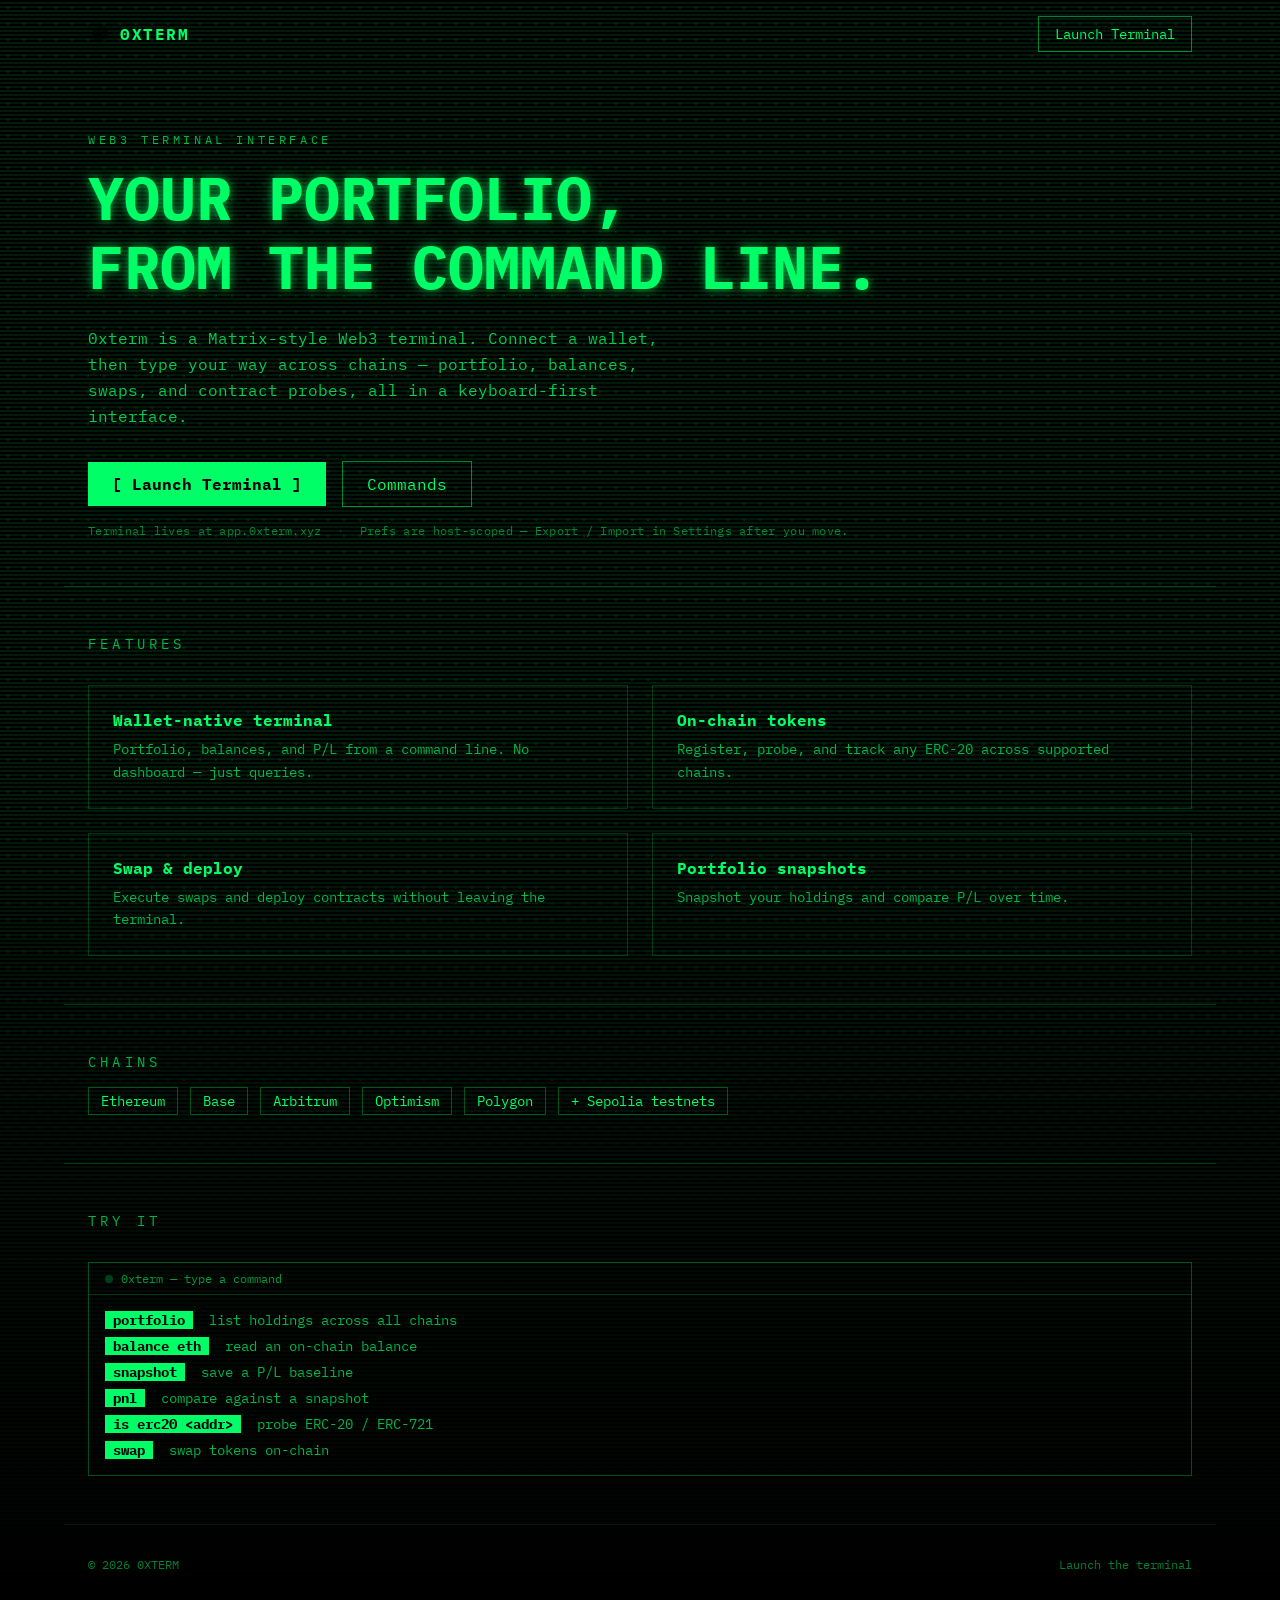
<file: index.html>
<!DOCTYPE html>
<html lang="en">
  <head>
    <meta charset="utf-8" />
    <meta
      name="viewport"
      content="width=device-width, initial-scale=1, viewport-fit=cover"
    />
    <title>0xterm</title>
    <meta
      name="description"
      content="Matrix-style Web3 Terminal Interface"
    />
    <link rel="icon" href="/logo.svg" type="image/svg+xml" />
    <link rel="preconnect" href="https://fonts.googleapis.com" />
    <link rel="preconnect" href="https://fonts.gstatic.com" crossorigin />
    <link
      href="https://fonts.googleapis.com/css2?family=IBM+Plex+Mono:wght@400;500;700&display=swap"
      rel="stylesheet"
    />
    <link rel="stylesheet" href="/styles.css" />
  </head>
  <body>
    <div class="page" style="--phosphor: #00ff66">
      <div class="phosphor-grid" aria-hidden="true"></div>
      <div class="crt-scanlines" aria-hidden="true"></div>
      <div class="fade-bottom" aria-hidden="true"></div>

      <div class="content">
        <header class="nav wrap">
          <div class="brand">
            <img src="/logo.svg" alt="0xTERM" width="24" height="24" draggable="false" />
            <span class="brand-name">0XTERM</span>
          </div>
          <a class="btn-outline" href="https://app.0xterm.xyz/">Launch Terminal</a>
        </header>

        <section class="hero wrap">
          <p class="eyebrow">WEB3 TERMINAL INTERFACE</p>
          <h1>
            <span class="scramble" data-scramble data-text="YOUR PORTFOLIO,">YOUR PORTFOLIO,</span>
            <br />
            <span class="scramble" data-scramble data-text="FROM THE COMMAND LINE.">FROM THE COMMAND LINE.</span>
          </h1>
          <p class="lede">
            0xterm is a Matrix-style Web3 terminal. Connect a wallet, then type
            your way across chains — portfolio, balances, swaps, and contract
            probes, all in a keyboard-first interface.
          </p>
          <div class="cta-row">
            <a class="btn-solid" href="https://app.0xterm.xyz/">[ Launch Terminal ]</a>
            <a class="btn-ghost" href="#commands">Commands</a>
          </div>
          <p class="tip">
            Terminal lives at app.0xterm.xyz
            <span class="sep">·</span>
            Prefs are host-scoped — Export / Import in Settings after you move.
          </p>
        </section>

        <section class="section wrap">
          <h2 class="section-label">FEATURES</h2>
          <div class="features">
            <div class="feature">
              <h3>Wallet-native terminal</h3>
              <p>
                Portfolio, balances, and P/L from a command line. No dashboard —
                just queries.
              </p>
            </div>
            <div class="feature">
              <h3>On-chain tokens</h3>
              <p>
                Register, probe, and track any ERC-20 across supported chains.
              </p>
            </div>
            <div class="feature">
              <h3>Swap &amp; deploy</h3>
              <p>
                Execute swaps and deploy contracts without leaving the terminal.
              </p>
            </div>
            <div class="feature">
              <h3>Portfolio snapshots</h3>
              <p>Snapshot your holdings and compare P/L over time.</p>
            </div>
          </div>
        </section>

        <section class="section wrap">
          <h2 class="section-label tight">CHAINS</h2>
          <div class="chains">
            <span class="chip">Ethereum</span>
            <span class="chip">Base</span>
            <span class="chip">Arbitrum</span>
            <span class="chip">Optimism</span>
            <span class="chip">Polygon</span>
            <span class="chip">+ Sepolia testnets</span>
          </div>
        </section>

        <section class="section wrap" id="commands">
          <h2 class="section-label">TRY IT</h2>
          <div class="cmd-panel">
            <div class="cmd-bar">
              <span class="cmd-dot" aria-hidden="true"></span>
              <span>0xterm — type a command</span>
            </div>
            <div class="cmd-list">
              <div class="cmd-row">
                <span class="cmd-name">portfolio</span>
                <span class="cmd-desc">list holdings across all chains</span>
              </div>
              <div class="cmd-row">
                <span class="cmd-name">balance eth</span>
                <span class="cmd-desc">read an on-chain balance</span>
              </div>
              <div class="cmd-row">
                <span class="cmd-name">snapshot</span>
                <span class="cmd-desc">save a P/L baseline</span>
              </div>
              <div class="cmd-row">
                <span class="cmd-name">pnl</span>
                <span class="cmd-desc">compare against a snapshot</span>
              </div>
              <div class="cmd-row">
                <span class="cmd-name">is erc20 &lt;addr&gt;</span>
                <span class="cmd-desc">probe ERC-20 / ERC-721</span>
              </div>
              <div class="cmd-row">
                <span class="cmd-name">swap</span>
                <span class="cmd-desc">swap tokens on-chain</span>
              </div>
            </div>
          </div>
        </section>

        <footer class="footer wrap">
          <span>© 2026 0XTERM</span>
          <a href="https://app.0xterm.xyz/">Launch the terminal</a>
        </footer>
      </div>
    </div>
    <script src="/landing.js" defer></script>
  </body>
</html>
</file>
<file: styles.css>
/* 0xterm.xyz marketing landing — phosphor / CRT look (ported from 0xterm page.tsx) */
:root {
  --phosphor: #00ff66;
  --bg: #000;
  --font-plex: "IBM Plex Mono", ui-monospace, "SF Mono", Menlo, monospace;
}

*,
*::before,
*::after {
  box-sizing: border-box;
}

html,
body {
  height: 100%;
  width: 100%;
  margin: 0;
  padding: 0;
}

body {
  background: var(--bg);
  color: var(--phosphor);
  font-family: var(--font-plex);
  -webkit-font-smoothing: antialiased;
}

::-webkit-scrollbar {
  display: none;
}
* {
  -ms-overflow-style: none;
  scrollbar-width: none;
}

a {
  color: inherit;
  text-decoration: none;
}

.page {
  position: relative;
  width: 100%;
  min-height: 100vh;
  overflow-x: hidden;
  overflow-y: auto;
  background: #000;
  color: #00ff66;
}

.phosphor-grid {
  position: absolute;
  inset: 0;
  z-index: 0;
  pointer-events: none;
  background-image: radial-gradient(rgba(0, 255, 102, 0.12) 1px, transparent 1px);
  background-size: 16px 16px;
}

.crt-scanlines {
  position: absolute;
  inset: 0;
  pointer-events: none;
  z-index: 0;
  background: linear-gradient(
    transparent 50%,
    color-mix(in srgb, var(--phosphor) 10%, transparent) 50%
  );
  background-size: 100% 4px;
  mix-blend-mode: normal;
  opacity: 1;
}

.fade-bottom {
  position: absolute;
  inset: 0;
  z-index: 0;
  pointer-events: none;
  background: linear-gradient(to bottom, transparent, transparent, #000);
}

.content {
  position: relative;
  z-index: 10;
}

.wrap {
  width: 100%;
  max-width: 72rem;
  margin-left: auto;
  margin-right: auto;
  padding-left: 1.5rem;
  padding-right: 1.5rem;
}

/* nav */
.nav {
  display: flex;
  align-items: center;
  justify-content: space-between;
  padding-top: 1rem;
  padding-bottom: 1rem;
}

.brand {
  display: flex;
  align-items: center;
  gap: 0.5rem;
}

.brand img {
  height: 1.5rem;
  width: 1.5rem;
}

.brand-name {
  font-weight: 700;
  letter-spacing: 0.1em;
}

.btn-outline {
  border: 1px solid rgba(0, 255, 102, 0.5);
  padding: 0.5rem 1rem;
  font-size: 0.875rem;
  transition: background-color 0.15s, border-color 0.15s;
  display: inline-block;
}

.btn-outline:hover {
  background: rgba(0, 255, 102, 0.1);
  border-color: #00ff66;
}

.btn-solid {
  background: #00ff66;
  color: #000;
  font-weight: 700;
  padding: 0.75rem 1.5rem;
  border: none;
  display: inline-block;
  transition: background-color 0.15s;
}

.btn-solid:hover {
  background: rgba(0, 255, 102, 0.9);
}

.btn-ghost {
  border: 1px solid rgba(0, 255, 102, 0.5);
  padding: 0.75rem 1.5rem;
  display: inline-block;
  transition: background-color 0.15s;
}

.btn-ghost:hover {
  background: rgba(0, 255, 102, 0.1);
}

/* hero */
.hero {
  padding-top: 4rem;
  padding-bottom: 3rem;
}

.eyebrow {
  font-size: 0.75rem;
  letter-spacing: 0.3em;
  opacity: 0.7;
  margin: 0 0 1rem;
}

.hero h1 {
  font-size: 2.25rem;
  font-weight: 700;
  line-height: 1.15;
  margin: 0 0 1.5rem;
}

@media (min-width: 640px) {
  .hero h1 {
    font-size: 3rem;
  }
}

@media (min-width: 768px) {
  .hero h1 {
    font-size: 3.75rem;
  }
}

.scramble {
  text-shadow: 0 0 8px rgba(0, 255, 102, 0.6), 0 0 20px rgba(0, 255, 102, 0.2);
}

.lede {
  max-width: 36rem;
  opacity: 0.8;
  line-height: 1.625;
  margin: 0 0 2rem;
}

.cta-row {
  display: flex;
  flex-wrap: wrap;
  gap: 1rem;
  align-items: center;
}

.tip {
  margin: 1rem 0 0;
  font-size: 0.75rem;
  opacity: 0.5;
  letter-spacing: 0.025em;
}

.tip .sep {
  margin: 0 0.5rem;
  opacity: 0.4;
}

/* sections */
.section {
  padding-top: 3rem;
  padding-bottom: 3rem;
  border-top: 1px solid rgba(0, 255, 102, 0.2);
}

.section-label {
  font-size: 0.875rem;
  letter-spacing: 0.3em;
  opacity: 0.7;
  margin: 0 0 2rem;
  font-weight: 400;
}

.section-label.tight {
  margin-bottom: 1rem;
}

.features {
  display: grid;
  gap: 1.5rem;
}

@media (min-width: 640px) {
  .features {
    grid-template-columns: 1fr 1fr;
  }
}

.feature {
  border: 1px solid rgba(0, 255, 102, 0.2);
  padding: 1.5rem;
}

.feature h3 {
  font-weight: 700;
  margin: 0 0 0.5rem;
  font-size: 1rem;
}

.feature p {
  opacity: 0.7;
  font-size: 0.875rem;
  line-height: 1.625;
  margin: 0;
}

.chains {
  display: flex;
  flex-wrap: wrap;
  gap: 0.75rem;
}

.chip {
  border: 1px solid rgba(0, 255, 102, 0.3);
  padding: 0.25rem 0.75rem;
  font-size: 0.875rem;
}

/* commands panel */
.cmd-panel {
  border: 1px solid rgba(0, 255, 102, 0.3);
}

.cmd-bar {
  display: flex;
  align-items: center;
  gap: 0.5rem;
  padding: 0.5rem 1rem;
  border-bottom: 1px solid rgba(0, 255, 102, 0.3);
  font-size: 0.75rem;
  opacity: 0.6;
}

.cmd-dot {
  width: 0.5rem;
  height: 0.5rem;
  border-radius: 9999px;
  background: rgba(0, 255, 102, 0.4);
}

.cmd-list {
  padding: 1rem;
  display: flex;
  flex-direction: column;
  gap: 0.5rem;
}

.cmd-row {
  display: flex;
  flex-direction: column;
  gap: 0.25rem;
  font-size: 0.875rem;
}

@media (min-width: 768px) {
  .cmd-row {
    flex-direction: row;
    align-items: baseline;
    gap: 1rem;
  }
}

.cmd-name {
  background: #00ff66;
  color: #000;
  padding: 0 0.5rem;
  font-weight: 700;
  width: fit-content;
}

.cmd-desc {
  opacity: 0.7;
  min-width: 0;
}

/* footer */
.footer {
  padding-top: 2rem;
  padding-bottom: 2rem;
  border-top: 1px solid rgba(0, 255, 102, 0.2);
  font-size: 0.75rem;
  opacity: 0.5;
  display: flex;
  flex-wrap: wrap;
  justify-content: space-between;
  gap: 0.5rem;
}

.footer a:hover {
  opacity: 0.8;
}
</file>
